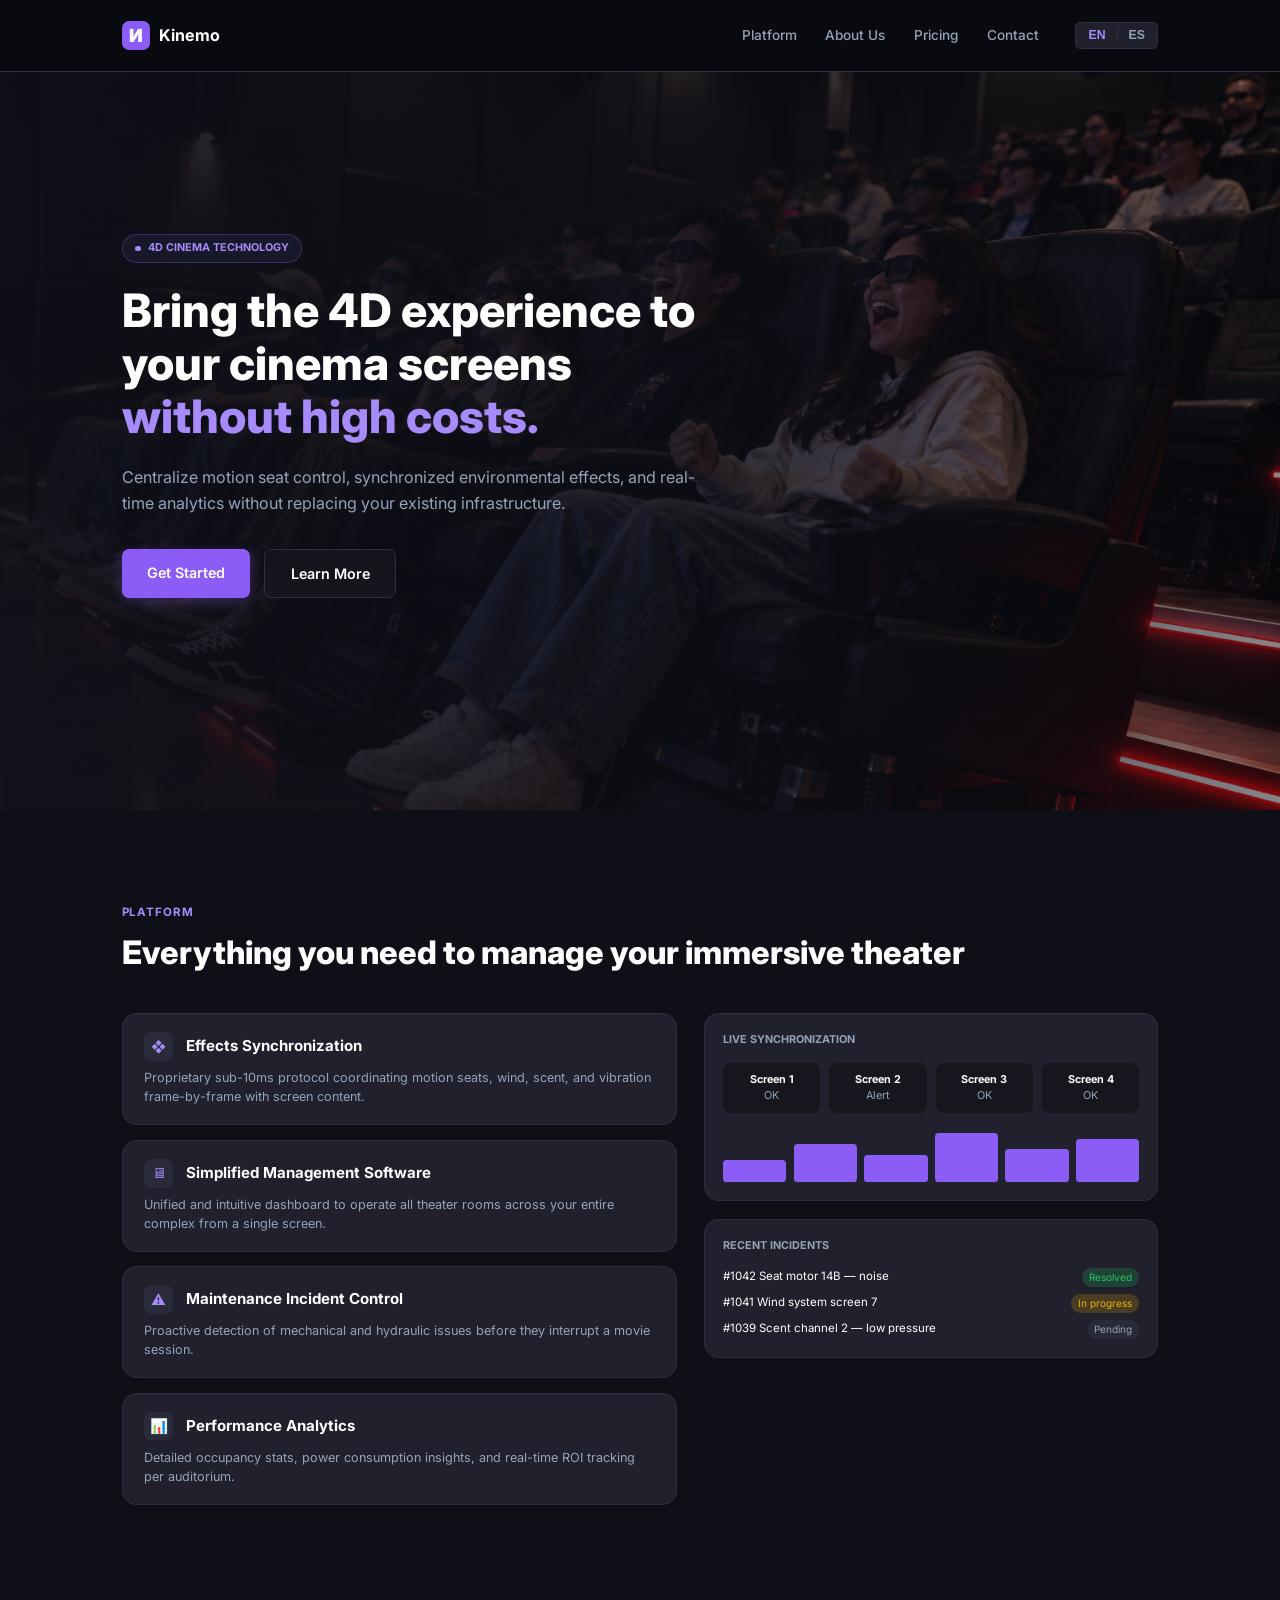
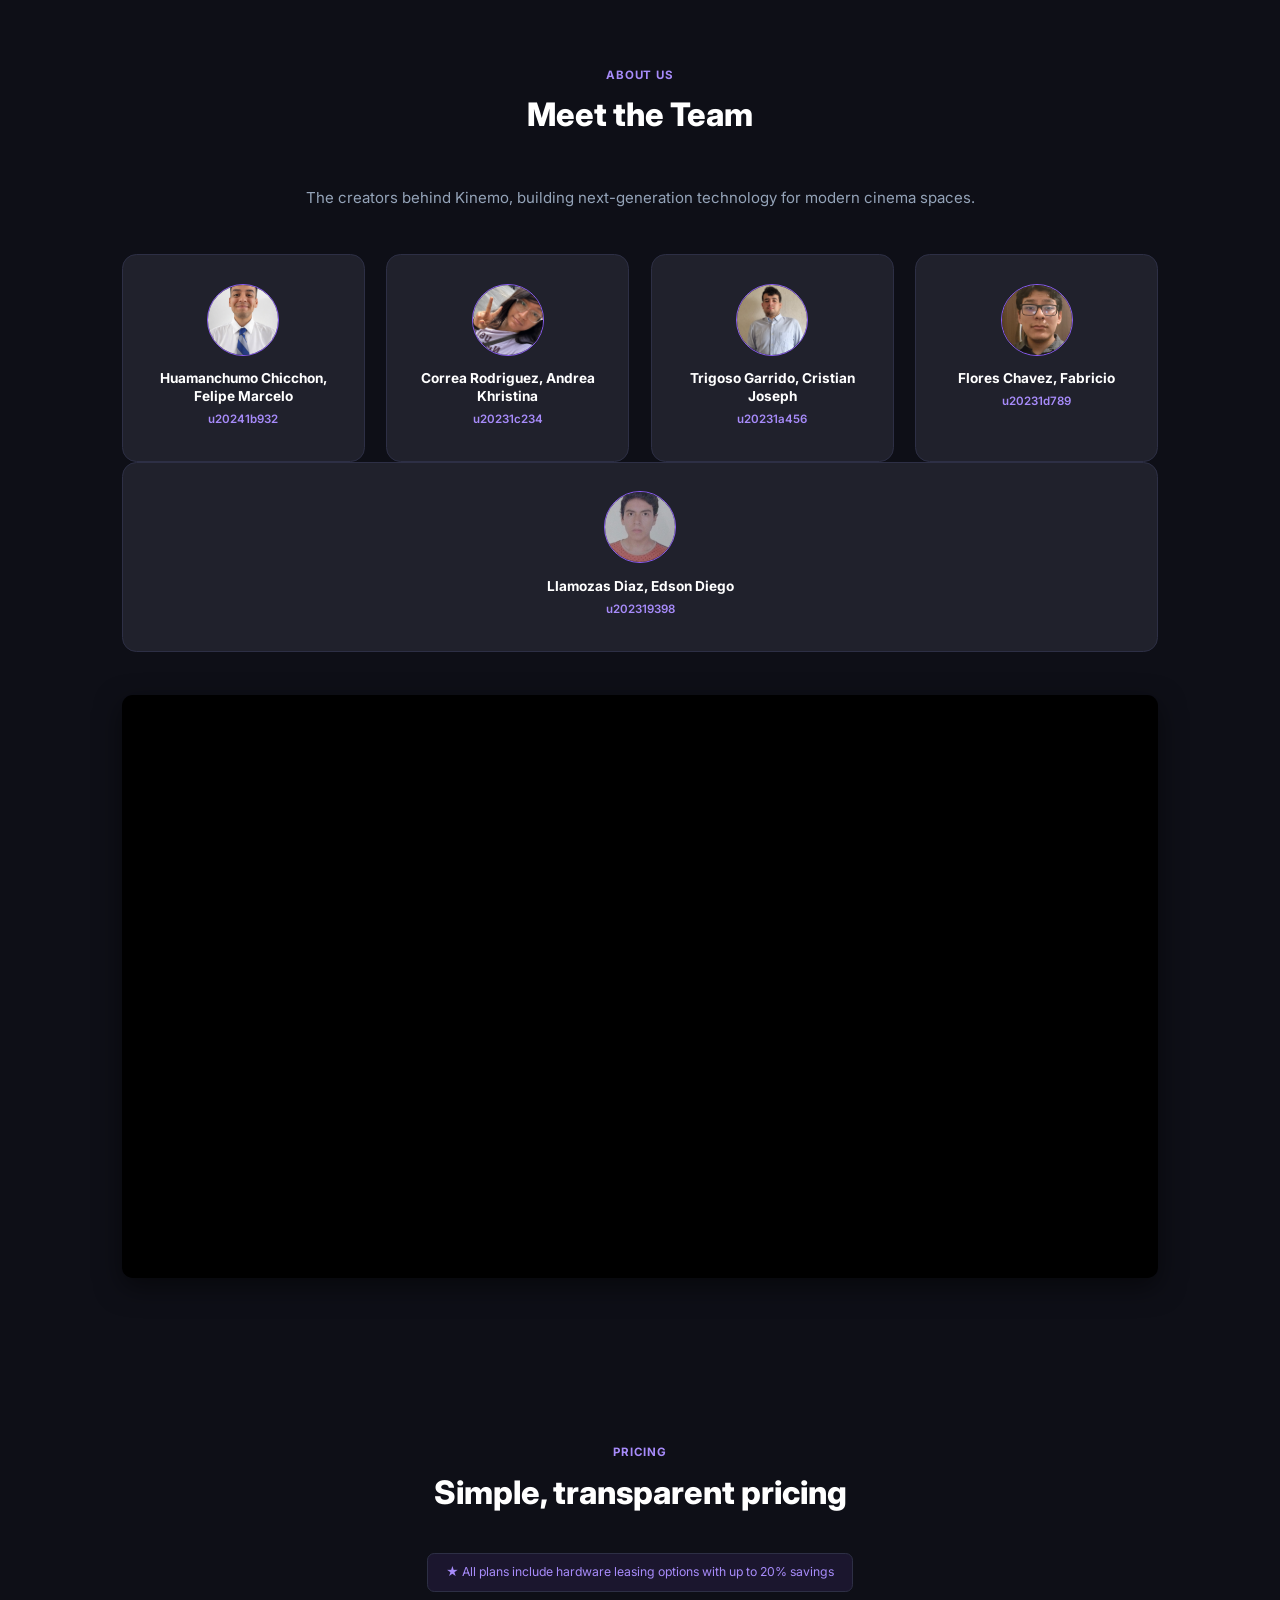
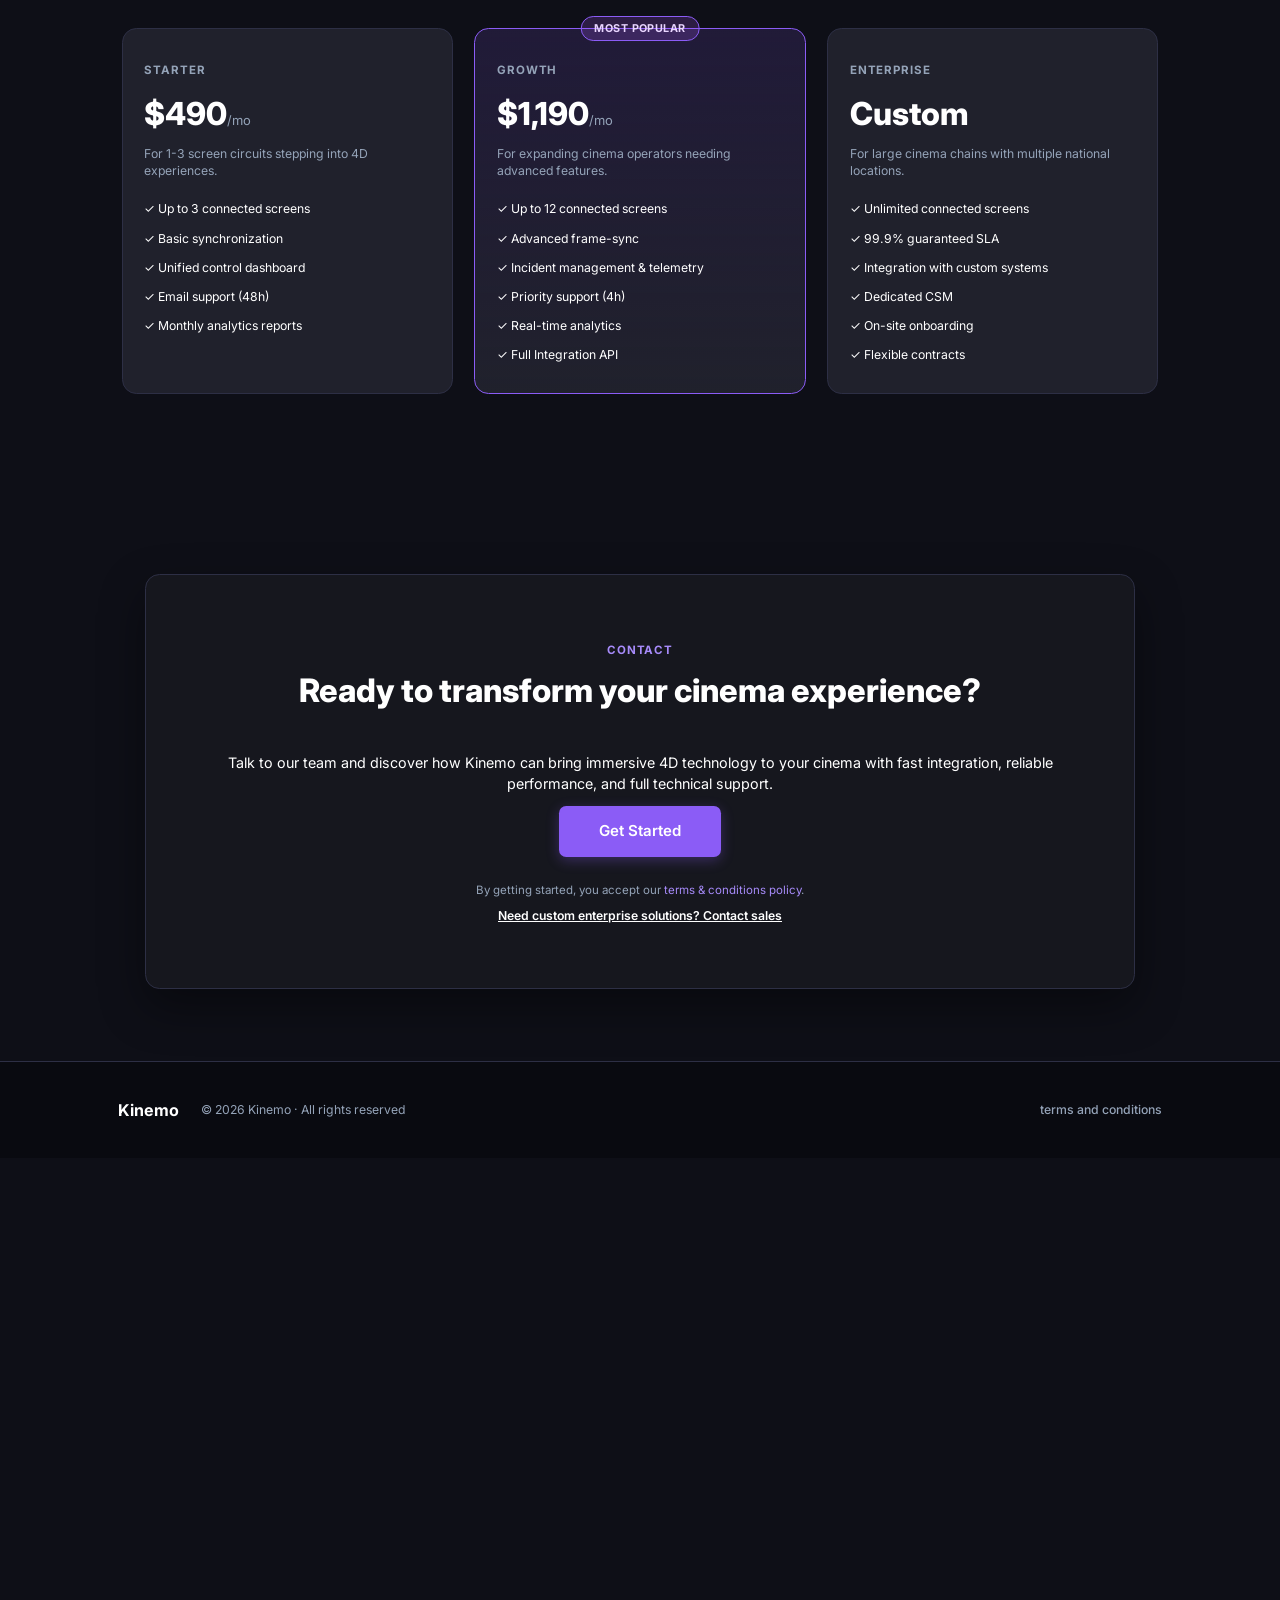
<file: Kinemo-landing/index.html>
<!DOCTYPE html>
<html lang="en">
<head>
    <meta charset="UTF-8" />
    <meta name="viewport" content="width=device-width, initial-scale=1.0" />
    <title>Kinemo — 4D Cinema Technology</title>
    <link rel="preconnect" href="https://fonts.googleapis.com">
    <link rel="preconnect" href="https://fonts.gstatic.com" crossorigin>
    <link href="https://fonts.googleapis.com/css2?family=Inter:wght@400;500;600;700;800&display=swap" rel="stylesheet">
    <link rel="stylesheet" href="css/style.css" />
</head>
<body>

<header class="navbar">
    <div class="container nav-container">
        <!-- Logo a la izquierda -->
        <a href="#" class="logo">
            <span class="logo-icon">И</span>
            <span class="logo-text">Kinemo</span>
        </a>

        <!-- Contenedor derecho que agrupa el menú y el selector de idioma juntos -->
        <div class="nav-right-group">
            <nav class="nav-menu">
                <a href="#platform" class="nav-link" data-i18n="nav_platform">Platform</a>
                <a href="#about" class="nav-link" data-i18n="nav_about">About Us</a>
                <a href="#pricing" class="nav-link" data-i18n="nav_pricing">Pricing</a>
                <a href="#contact" class="nav-link" data-i18n="nav_contact">Contact</a>
            </nav>

            <div class="nav-actions">
                <!-- LANGUAGE SWITCHER -->
                <div class="lang-switch">
                    <button id="lang-en" class="lang-btn active">EN</button>
                    <span class="lang-divider">/</span>
                    <button id="lang-es" class="lang-btn">ES</button>
                </div>
            </div>
        </div>
    </div>
</header>

<!-- HERO SECTION -->
<section class="hero" style="background-image: url('assets/butacas4D.png');">
    <div class="hero-overlay"></div>
    <div class="container hero-single-content">
        <div class="hero-content">
            <div class="badge">
                <span class="badge-dot"></span>
                <span data-i18n="hero_badge">4D CINEMA TECHNOLOGY</span>
            </div>
            <h1 class="hero-title" data-i18n="hero_title">
                Bring the 4D experience to your cinema screens <span class="highlight">without high costs.</span>
            </h1>
            <p class="hero-description" data-i18n="hero_desc">
                Centralize motion seat control, synchronized environmental effects, and real-time analytics without replacing your existing infrastructure.
            </p>
            <div class="hero-actions">
                <a href="#contact" class="btn-primary btn-large" data-i18n="btn_start_now">Get Started</a>
                <a href="#platform" class="btn-secondary btn-large" data-i18n="btn_learn_more">Learn More</a>
            </div>
        </div>
    </div>
</section>

<!-- PLATFORM SECTION -->
<section id="platform" class="section platform-section">
    <div class="container">
        <span class="section-tag" data-i18n="plat_tag">PLATFORM</span>
        <h2 class="section-title" data-i18n="plat_title">Everything you need to manage your immersive theater</h2>

        <div class="platform-grid">
            <!-- COLUMNA IZQUIERDA: Características fijas -->
            <div class="features-list-fixed">
                <div class="platform-feature-card">
                    <div class="feat-header">
                        <span class="acc-icon">❖</span>
                        <h3 data-i18n="plat_f1_title">Effects Synchronization</h3>
                    </div>
                    <p class="feat-desc" data-i18n="plat_f1_desc">
                        Proprietary sub-10ms protocol coordinating motion seats, wind, scent, and vibration frame-by-frame with screen content.
                    </p>
                </div>

                <div class="platform-feature-card">
                    <div class="feat-header">
                        <span class="acc-icon">🖥</span>
                        <h3 data-i18n="plat_f2_title">Simplified Management Software</h3>
                    </div>
                    <p class="feat-desc" data-i18n="plat_f2_desc">
                        Unified and intuitive dashboard to operate all theater rooms across your entire complex from a single screen.
                    </p>
                </div>

                <div class="platform-feature-card">
                    <div class="feat-header">
                        <span class="acc-icon">⚠</span>
                        <h3 data-i18n="plat_f3_title">Maintenance Incident Control</h3>
                    </div>
                    <p class="feat-desc" data-i18n="plat_f3_desc">
                        Proactive detection of mechanical and hydraulic issues before they interrupt a movie session.
                    </p>
                </div>

                <div class="platform-feature-card">
                    <div class="feat-header">
                        <span class="acc-icon">📊</span>
                        <h3 data-i18n="plat_f4_title">Performance Analytics</h3>
                    </div>
                    <p class="feat-desc" data-i18n="plat_f4_desc">
                        Detailed occupancy stats, power consumption insights, and real-time ROI tracking per auditorium.
                    </p>
                </div>
            </div>

            <!-- COLUMNA DERECHA: Gráficos visuales -->
            <div class="platform-visual">
                <div class="v-card">
                    <span class="v-title" data-i18n="plat_vis_title1">LIVE SYNCHRONIZATION</span>
                    <div class="rooms-grid">
                        <div class="room-box"><span class="dot green"></span><strong>Screen 1</strong><span>OK</span></div>
                        <div class="room-box"><span class="dot yellow"></span><strong>Screen 2</strong><span>Alert</span></div>
                        <div class="room-box"><span class="dot green"></span><strong>Screen 3</strong><span>OK</span></div>
                        <div class="room-box"><span class="dot green"></span><strong>Screen 4</strong><span>OK</span></div>
                    </div>
                    <div class="bars-graphic">
                        <div class="bar" style="height: 40%;"></div>
                        <div class="bar" style="height: 70%;"></div>
                        <div class="bar" style="height: 50%;"></div>
                        <div class="bar" style="height: 90%;"></div>
                        <div class="bar" style="height: 60%;"></div>
                        <div class="bar" style="height: 80%;"></div>
                    </div>
                </div>

                <div class="v-card">
                    <span class="v-title" data-i18n="plat_vis_title2">RECENT INCIDENTS</span>
                    <div class="incidents-list">
                        <div class="inc-item">
                            <span>#1042 Seat motor 14B — noise</span>
                            <span class="tag tag-green" style="color: var(--green-status);">Resolved</span>
                        </div>
                        <div class="inc-item">
                            <span>#1041 Wind system screen 7</span>
                            <span class="tag tag-yellow" style="color: var(--yellow-status);">In progress</span>
                        </div>
                        <div class="inc-item">
                            <span>#1039 Scent channel 2 — low pressure</span>
                            <span class="tag tag-gray" style="color: var(--text-muted);">Pending</span>
                        </div>
                    </div>
                </div>
            </div>
        </div>
    </div>
</section>

<!-- ABOUT US SECTION -->
<section id="about" class="section about-section">
    <div class="container">
        <!-- Cabecera principal -->
        <div class="section-header text-center">
            <span class="section-tag" data-i18n="about_tag">ABOUT US</span>
            <h2 class="section-title" data-i18n="about_title">Meet the Team</h2>
            <p class="about-subtitle" data-i18n="about_subtitle">
                The creators behind Kinemo, building next-generation technology for modern cinema spaces.
            </p>
        </div>

        <!-- PARTE SUPERIOR: EQUIPO -->
        <div class="team-section-wrapper">
            <div class="team-grid">
                <div class="team-card">
                    <img src="assets/Felipe.png" alt="Felipe Marcelo" class="team-avatar">
                    <h3 class="member-name">Huamanchumo Chicchon, Felipe Marcelo</h3>
                    <span class="member-code">u20241b932</span>
                </div>

                <div class="team-card">
                    <img src="assets/Andrea.png" alt="Andrea Khristina" class="team-avatar">
                    <h3 class="member-name">Correa Rodriguez, Andrea Khristina</h3>
                    <span class="member-code">u20231c234</span>
                </div>

                <div class="team-card">
                    <img src="assets/cristian.png" alt="Cristian Joseph" class="team-avatar">
                    <h3 class="member-name">Trigoso Garrido, Cristian Joseph</h3>
                    <span class="member-code">u20231a456</span>
                </div>

                <div class="team-card">
                    <img src="assets/Fabricio.png" alt="Fabricio" class="team-avatar">
                    <h3 class="member-name">Flores Chavez, Fabricio</h3>
                    <span class="member-code">u20231d789</span>
                </div>
            </div>

            <div class="team-card">
                <img src="assets/Edson.jpeg" alt="Edson Diego Llamozas Diaz" class="team-avatar">
                <h3 class="member-name">Llamozas Diaz, Edson Diego</h3>
                <span class="member-code">u202319398</span>
            </div>
        </div>

        <!-- PARTE INFERIOR: VIDEO -->
        <div class="videos-section-wrapper">
            <div class="videos-single-grid">
                <div class="video-responsive-container">
                    <iframe
                            src="https://www.youtube.com/embed/qOCPpOtdIK0"
                            title="Product Video"
                            frameborder="0"
                            allow="accelerometer; autoplay; clipboard-write; encrypted-media; gyroscope; picture-in-picture; web-share"
                            allowfullscreen>
                    </iframe>
                </div>
            </div>
        </div>

    </div>
</section>

<!-- PRICING SECTION -->
<section id="pricing" class="section pricing-section">
    <div class="container text-center">
        <span class="section-tag" data-i18n="pricing_tag">PRICING</span>
        <h2 class="section-title" data-i18n="pricing_title">Simple, transparent pricing</h2>

        <div class="pricing-banner" data-i18n="pricing_banner">
            ★ All plans include hardware leasing options with up to 20% savings
        </div>

        <div class="pricing-grid">
            <!-- STARTER CARD -->
            <div class="pricing-card">
                <div class="card-plan-header">
                    <span class="plan-name">STARTER</span>
                    <div class="plan-price">$490<span class="per-month">/mo</span></div>
                    <p class="plan-desc" data-i18n="p_starter_desc">For 1-3 screen circuits stepping into 4D experiences.</p>
                </div>
                <ul class="features-list">
                    <li data-i18n="p_s_f1">✓ Up to 3 connected screens</li>
                    <li data-i18n="p_s_f2">✓ Basic synchronization</li>
                    <li data-i18n="p_s_f3">✓ Unified control dashboard</li>
                    <li data-i18n="p_s_f4">✓ Email support (48h)</li>
                    <li data-i18n="p_s_f5">✓ Monthly analytics reports</li>
                </ul>
            </div>

            <!-- GROWTH CARD -->
            <div class="pricing-card featured">
                <div class="plan-badge" data-i18n="p_badge_popular">MOST POPULAR</div>
                <div class="card-plan-header">
                    <span class="plan-name">GROWTH</span>
                    <div class="plan-price">$1,190<span class="per-month">/mo</span></div>
                    <p class="plan-desc" data-i18n="p_growth_desc">For expanding cinema operators needing advanced features.</p>
                </div>
                <ul class="features-list">
                    <li data-i18n="p_g_f1">✓ Up to 12 connected screens</li>
                    <li data-i18n="p_g_f2">✓ Advanced frame-sync</li>
                    <li data-i18n="p_g_f3">✓ Incident management & telemetry</li>
                    <li data-i18n="p_g_f4">✓ Priority support (4h)</li>
                    <li data-i18n="p_g_f5">✓ Real-time analytics</li>
                    <li data-i18n="p_g_f6">✓ Full Integration API</li>
                </ul>
            </div>

            <!-- ENTERPRISE CARD -->
            <div class="pricing-card">
                <div class="card-plan-header">
                    <span class="plan-name">ENTERPRISE</span>
                    <div class="plan-price">Custom</div>
                    <p class="plan-desc" data-i18n="p_ent_desc">For large cinema chains with multiple national locations.</p>
                </div>
                <ul class="features-list">
                    <li data-i18n="p_e_f1">✓ Unlimited connected screens</li>
                    <li data-i18n="p_e_f2">✓ 99.9% guaranteed SLA</li>
                    <li data-i18n="p_e_f3">✓ Integration with custom systems</li>
                    <li data-i18n="p_e_f4">✓ Dedicated CSM</li>
                    <li data-i18n="p_e_f5">✓ On-site onboarding</li>
                    <li data-i18n="p_e_f6">✓ Flexible contracts</li>
                </ul>
            </div>
        </div>
    </div>
</section>

<!-- CONTACT SECTION -->
<section id="contact" class="section get-started-section">
    <div class="container">

        <div class="subscription-banner-card">

            <span class="section-tag" data-i18n="contact_tag">
                CONTACT
            </span>

            <h2 class="section-title" data-i18n="contact_title">
                Ready to transform your cinema experience?
            </h2>

            <p class="get-started-desc" data-i18n="contact_desc">
                Talk to our team and discover how Kinemo can bring immersive 4D technology to your cinema with fast integration, reliable performance, and full technical support.
            </p>

            <a href="#" class="btn-primary btn-large sub-action-btn" data-i18n="sub_btn_now">
                Get Started
            </a>

            <div class="banner-footer-info">
                <p class="banner-disclaimer" data-i18n="sub_disclaimer">
                    By getting started, you accept our
                    <a href="terms.html">terms & conditions policy</a>.
                </p>

                <a href="#" class="enterprise-link" data-i18n="sub_enterprise_link">
                    Need custom enterprise solutions? Contact sales
                </a>
            </div>

        </div>

    </div>
</section>

<!-- FOOTER -->
<footer class="footer">
    <div class="container footer-container">
        <div class="footer-left">
            <span class="logo-text">Kinemo</span>
            <span class="copyright" data-i18n="footer_rights">© 2026 Kinemo · All rights reserved</span>
        </div>
        <div class="footer-right">
            <a href="terms.html" class="footer-link" data-i18n="ft_terms">terms and conditions</a>
        </div>
    </div>
</footer>

<script src="js/main.js"></script>
</body>
</html>
</file>
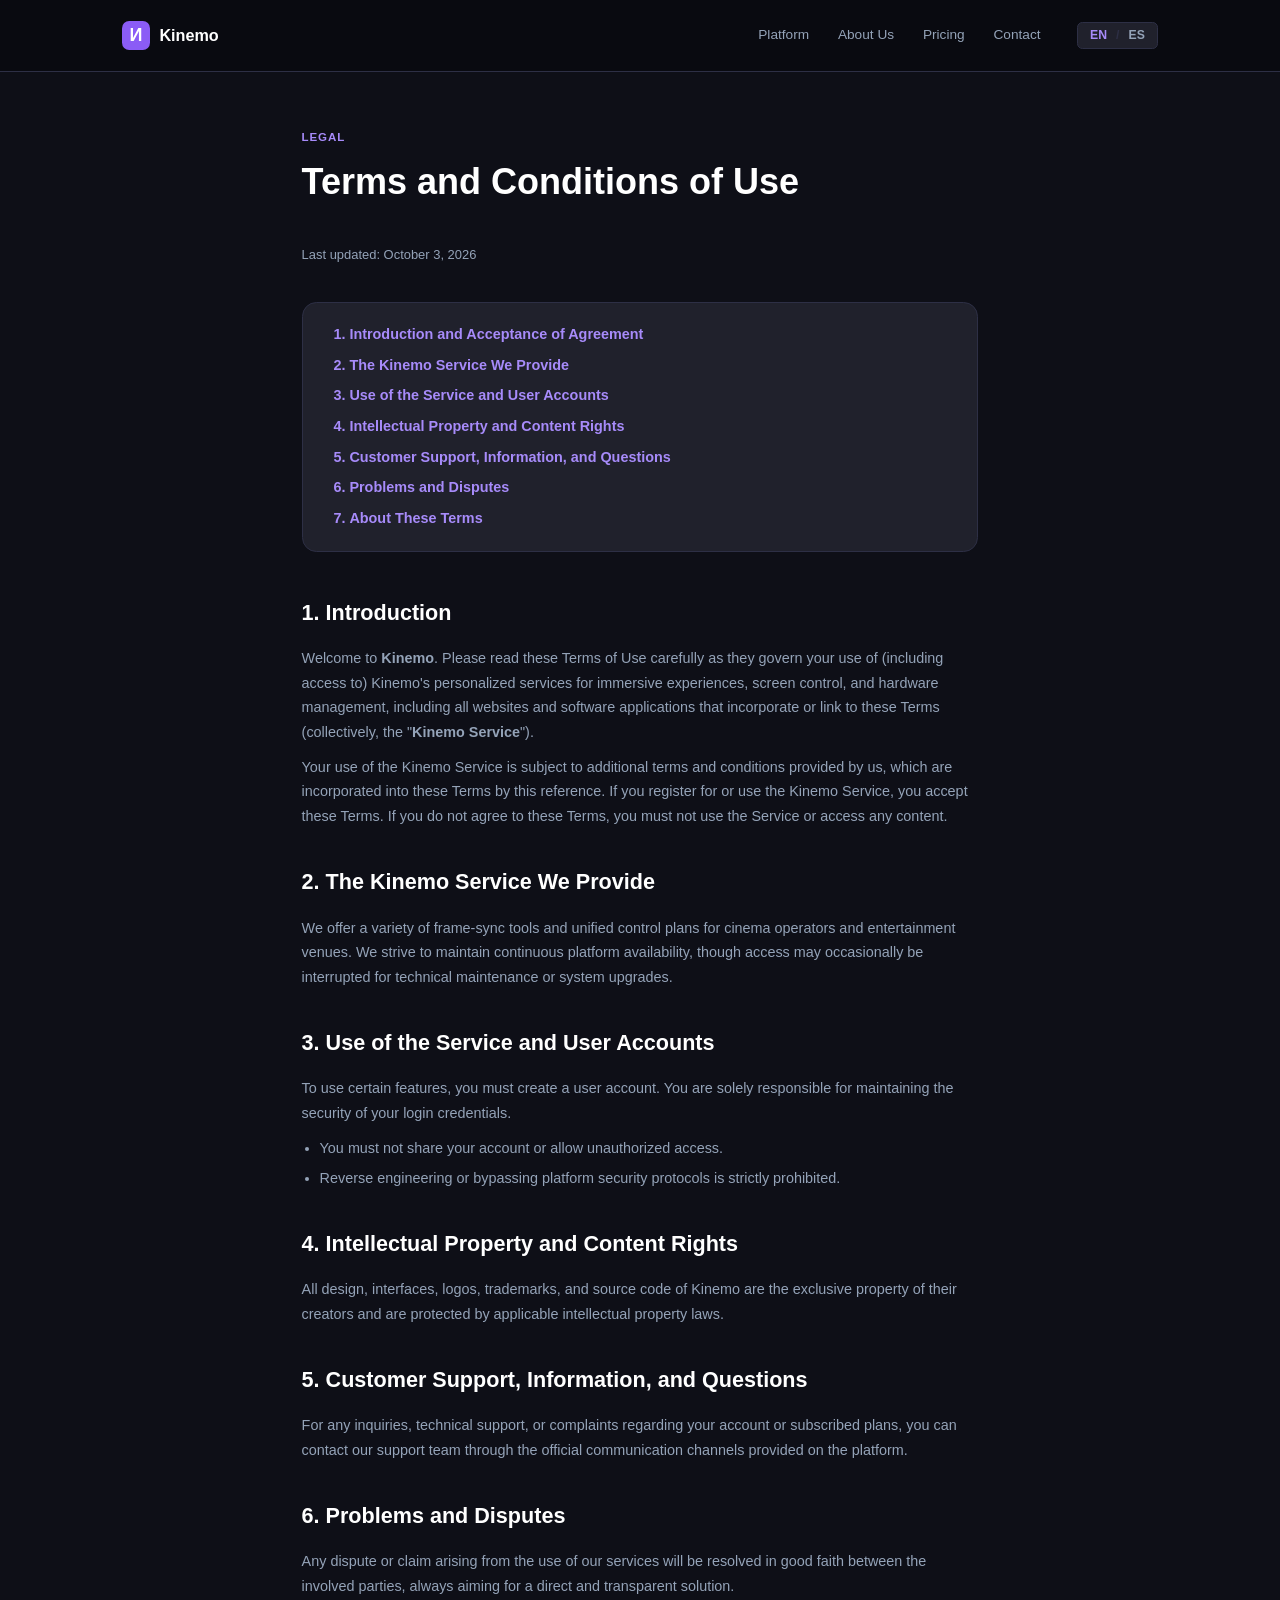
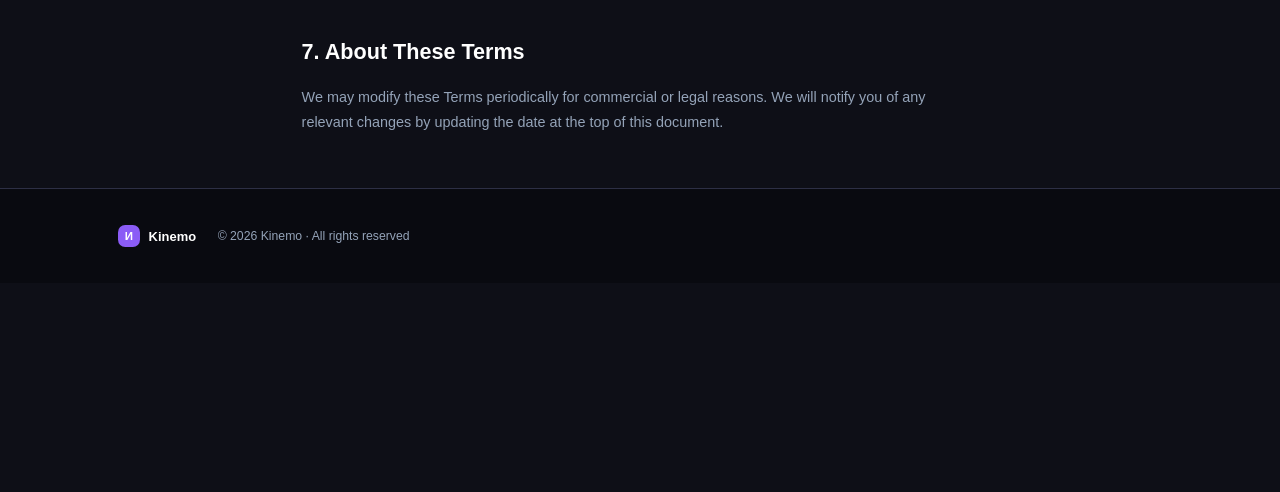
<file: Kinemo-landing/terms.html>
<!DOCTYPE html>
<html lang="en">
<head>
    <meta charset="UTF-8">
    <meta name="viewport" content="width=device-width, initial-scale=1.0">
    <title>Terms and Conditions - Kinemo</title>
    <!-- Asegúrate de que la ruta de tu CSS sea correcta (ej. css/style.css o css/styles.css) -->
    <link rel="stylesheet" href="css/style.css">
</head>
<body>

<!-- Header / Navbar idéntico al index.html -->
<header class="navbar">
    <div class="container nav-container">
        <!-- Logo a la izquierda -->
        <a href="index.html" class="logo">
            <span class="logo-icon">И</span>
            <span class="logo-text">Kinemo</span>
        </a>

        <!-- Contenedor derecho que agrupa el menú y el selector de idioma juntos -->
        <div class="nav-right-group">
            <nav class="nav-menu">
                <a href="index.html#platform" class="nav-link" data-i18n="nav_platform">Platform</a>
                <a href="index.html#about" class="nav-link" data-i18n="nav_about">About Us</a>
                <a href="index.html#pricing" class="nav-link" data-i18n="nav_pricing">Pricing</a>
                <a href="index.html#contact" class="nav-link" data-i18n="nav_contact">Contact</a>
            </nav>

            <div class="nav-actions">
                <!-- LANGUAGE SWITCHER -->
                <div class="lang-switch">
                    <button id="lang-en" class="lang-btn active">EN</button>
                    <span class="lang-divider">/</span>
                    <button id="lang-es" class="lang-btn">ES</button>
                </div>
            </div>
        </div>
    </div>
</header>

<!-- Contenido Principal Estilo Legal (En Inglés por defecto) -->
<main class="section" style="padding: 60px 0;">
    <div class="container" style="max-width: 800px;">

        <!-- Cabecera -->
        <div class="legal-header" style="margin-bottom: 40px;">
            <span class="section-tag" style="color: var(--purple-light); font-weight: 700; font-size: 0.8rem; letter-spacing: 1px;" data-i18n="terms_tag">LEGAL</span>
            <h1 class="section-title" style="font-size: 2.5rem; margin-top: 8px; color: var(--text-white);" data-i18n="terms_title">Terms and Conditions of Use</h1>
            <p class="hero-description" style="margin-top: 6px; color: var(--text-muted); font-size: 0.9rem;" data-i18n="terms_update">Last updated: October 3, 2026</p>
        </div>

        <!-- Índice rápido numerado -->
        <div class="legal-toc" style="background: var(--bg-card-alt); border: 1px solid var(--border-color); border-radius: var(--radius-lg); padding: 24px 32px; margin-bottom: 48px;">
            <ol style="padding-left: 20px; display: flex; flex-direction: column; gap: 10px; color: var(--purple-light); font-weight: 600;">
                <li><a href="#sec1" style="color: inherit; text-decoration: none;" data-i18n="terms_toc_1">Introduction and Acceptance of Agreement</a></li>
                <li><a href="#sec2" style="color: inherit; text-decoration: none;" data-i18n="terms_toc_2">The Kinemo Service We Provide</a></li>
                <li><a href="#sec3" style="color: inherit; text-decoration: none;" data-i18n="terms_toc_3">Use of the Service and User Accounts</a></li>
                <li><a href="#sec4" style="color: inherit; text-decoration: none;" data-i18n="terms_toc_4">Intellectual Property and Content Rights</a></li>
                <li><a href="#sec5" style="color: inherit; text-decoration: none;" data-i18n="terms_toc_5">Customer Support, Information, and Questions</a></li>
                <li><a href="#sec6" style="color: inherit; text-decoration: none;" data-i18n="terms_toc_6">Problems and Disputes</a></li>
                <li><a href="#sec7" style="color: inherit; text-decoration: none;" data-i18n="terms_toc_7">About These Terms</a></li>
            </ol>
        </div>

        <!-- Cuerpo del texto legal -->
        <div class="legal-body" style="display: flex; flex-direction: column; gap: 40px; color: var(--text-muted); font-size: 1rem; line-height: 1.7;">

            <section id="sec1">
                <h2 style="color: var(--text-white); font-size: 1.5rem; margin-bottom: 16px;" data-i18n="terms_h1">1. Introduction</h2>
                <p data-i18n="terms_p1_1">Welcome to <strong>Kinemo</strong>. Please read these Terms of Use carefully as they govern your use of (including access to) Kinemo's personalized services for immersive experiences, screen control, and hardware management, including all websites and software applications that incorporate or link to these Terms (collectively, the "<strong>Kinemo Service</strong>").</p>
                <p style="margin-top: 12px;" data-i18n="terms_p1_2">Your use of the Kinemo Service is subject to additional terms and conditions provided by us, which are incorporated into these Terms by this reference. If you register for or use the Kinemo Service, you accept these Terms. If you do not agree to these Terms, you must not use the Service or access any content.</p>
            </section>

            <section id="sec2">
                <h2 style="color: var(--text-white); font-size: 1.5rem; margin-bottom: 16px;" data-i18n="terms_h2">2. The Kinemo Service We Provide</h2>
                <p data-i18n="terms_p2">We offer a variety of frame-sync tools and unified control plans for cinema operators and entertainment venues. We strive to maintain continuous platform availability, though access may occasionally be interrupted for technical maintenance or system upgrades.</p>
            </section>

            <section id="sec3">
                <h2 style="color: var(--text-white); font-size: 1.5rem; margin-bottom: 16px;" data-i18n="terms_h3">3. Use of the Service and User Accounts</h2>
                <p data-i18n="terms_p3">To use certain features, you must create a user account. You are solely responsible for maintaining the security of your login credentials.</p>
                <ul style="margin-top: 12px; padding-left: 20px; display: flex; flex-direction: column; gap: 6px;">
                    <li data-i18n="terms_li3_1">You must not share your account or allow unauthorized access.</li>
                    <li data-i18n="terms_li3_2">Reverse engineering or bypassing platform security protocols is strictly prohibited.</li>
                </ul>
            </section>

            <section id="sec4">
                <h2 style="color: var(--text-white); font-size: 1.5rem; margin-bottom: 16px;" data-i18n="terms_h4">4. Intellectual Property and Content Rights</h2>
                <p data-i18n="terms_p4">All design, interfaces, logos, trademarks, and source code of Kinemo are the exclusive property of their creators and are protected by applicable intellectual property laws.</p>
            </section>

            <section id="sec5">
                <h2 style="color: var(--text-white); font-size: 1.5rem; margin-bottom: 16px;" data-i18n="terms_h5">5. Customer Support, Information, and Questions</h2>
                <p data-i18n="terms_p5">For any inquiries, technical support, or complaints regarding your account or subscribed plans, you can contact our support team through the official communication channels provided on the platform.</p>
            </section>

            <section id="sec6">
                <h2 style="color: var(--text-white); font-size: 1.5rem; margin-bottom: 16px;" data-i18n="terms_h6">6. Problems and Disputes</h2>
                <p data-i18n="terms_p6">Any dispute or claim arising from the use of our services will be resolved in good faith between the involved parties, always aiming for a direct and transparent solution.</p>
            </section>

            <section id="sec7">
                <h2 style="color: var(--text-white); font-size: 1.5rem; margin-bottom: 16px;" data-i18n="terms_h7">7. About These Terms</h2>
                <p data-i18n="terms_p7">We may modify these Terms periodically for commercial or legal reasons. We will notify you of any relevant changes by updating the date at the top of this document.</p>
            </section>

        </div>

    </div>
</main>

<!-- Footer sencillo -->
<footer class="footer">
    <div class="container footer-container">
        <div class="footer-left">
            <div class="logo">
                <div class="logo-icon" style="width: 24px; height: 24px; font-size: 0.8rem;">И</div>
                <span style="font-size: 0.9rem;">Kinemo</span>
            </div>
            <span class="copyright">© 2026 Kinemo · All rights reserved</span>
        </div>
    </div>
</footer>

<!-- Vinculamos tu script JS principal para que funcione el cambio de idioma EN/ES -->
<script src="js/main.js"></script>

</body>
</html>
</file>
<file: Kinemo-landing/css/style.css>
/* ==========================================
   1. VARIABLES GLOBALES Y RESET
   ========================================== */
:root {
    --bg-main: #0E0F17;
    --bg-card: #16171E;
    --bg-card-alt: #20212C;
    --bg-active: #272338;
    --purple-primary: #8B5CF6;
    --purple-light: #A78BFA;
    --purple-glow: rgba(139, 92, 246, 0.3);
    --text-white: #FFFFFF;
    --text-muted: #94A3B8;
    --border-color: #2D2F45;
    --border-active: #3B385D;
    --green-status: #22C55E;
    --yellow-status: #EAB308;
    --font-family: 'Inter', sans-serif;
    --radius-lg: 16px;
    --radius-md: 8px;
    --bg-nav-footer: #090A10;
}

* {
    box-sizing: border-box;
    margin: 0;
    padding: 0;
}

html {
    zoom: 0.9;
}

body {
    background-color: var(--bg-main);
    color: var(--text-white);
    font-family: var(--font-family);
    line-height: 1.5;
}

.container {
    max-width: 1200px;
    margin: 0 auto;
    padding: 0 24px;
}


/* ==========================================
   2. BOTONES
   ========================================== */
.btn-primary {
    background-color: var(--purple-primary);
    color: var(--text-white);
    padding: 10px 20px;
    border-radius: var(--radius-md);
    text-decoration: none;
    font-weight: 600;
    border: none;
    cursor: pointer;
    box-shadow: 0 4px 14px var(--purple-glow);
    transition: all 0.2s ease;
    display: inline-block;
    text-align: center;
}

.btn-primary:hover {
    filter: brightness(1.1);
    transform: translateY(-1px);
}

.btn-secondary {
    background-color: rgba(22, 23, 30, 0.8);
    color: var(--text-white);
    padding: 10px 20px;
    border-radius: var(--radius-md);
    text-decoration: none;
    font-weight: 600;
    border: 1px solid var(--border-color);
    display: inline-block;
    text-align: center;
    backdrop-filter: blur(4px);
}

.btn-secondary:hover {
    background-color: rgba(32, 33, 44, 0.9);
}

.btn-text {
    color: var(--text-muted);
    text-decoration: none;
    font-weight: 500;
}

.btn-large {
    padding: 14px 28px;
    font-size: 1rem;
}


/* ==========================================
   3. HEADER / NAVBAR
   ========================================== */
.navbar {
    height: 80px;
    border-bottom: 1px solid var(--border-color);
    display: flex;
    align-items: center;
    background-color: #090A10 !important;
    position: sticky;
    top: 0;
    z-index: 1000;
}

.nav-container {
    display: flex;
    justify-content: space-between;
    align-items: center;
    width: 100%;
    max-width: 1200px;
    margin: 0 auto;
    padding: 0 24px;
}

.logo {
    display: flex;
    align-items: center;
    gap: 10px;
    text-decoration: none;
    color: var(--text-white);
    font-weight: 800;
    font-size: 1.25rem;
}

.logo-icon {
    background: var(--purple-primary);
    width: 32px;
    height: 32px;
    border-radius: 8px;
    display: flex;
    align-items: center;
    justify-content: center;
    font-weight: 900;
}

.nav-right-group {
    display: flex;
    align-items: center;
    gap: 2.5rem;
}

.nav-menu {
    display: flex;
    align-items: center;
    gap: 32px;
}

.nav-link {
    color: var(--text-muted);
    text-decoration: none;
    font-weight: 500;
    font-size: 0.95rem;
    transition: color 0.2s;
}

.nav-link:hover {
    color: var(--text-white);
}

.nav-actions {
    display: flex;
    align-items: center;
}

/* Selector de idioma */
.lang-switch {
    display: flex;
    align-items: center;
    gap: 4px;
    background: var(--bg-card-alt);
    border: 1px solid var(--border-color);
    padding: 4px 10px;
    border-radius: 6px;
    font-size: 0.8rem;
    font-weight: 600;
}

.lang-btn {
    background: none;
    border: none;
    color: var(--text-muted);
    font-weight: 600;
    font-size: 0.85rem;
    cursor: pointer;
    padding: 2px 4px;
    transition: color 0.2s;
}

.lang-btn.active,
.lang-btn:hover {
    color: var(--purple-light);
}

.lang-divider {
    color: var(--border-color);
    font-size: 0.85rem;
    margin: 0 2px;
}


/* ==========================================
   4. HERO SECTION
   ========================================== */
.hero {
    position: relative;
    background-size: cover;
    background-position: center 35%; /* Ajustado para mostrar la cara de la chica */
    background-repeat: no-repeat;
    padding: 120px 0 140px 0;
    min-height: calc(100vh - 80px);
    display: flex;
    align-items: center;
}

.hero-overlay {
    position: absolute;
    top: 0;
    left: 0;
    width: 100%;
    height: 100%;
    background: linear-gradient(90deg, rgba(14, 15, 23, 0.95) 0%, rgba(14, 15, 23, 0.82) 55%, rgba(14, 15, 23, 0.5) 100%);
    z-index: 1;
}

.hero-single-content {
    position: relative;
    z-index: 2;
    width: 100%;
    max-width: 1200px;
    margin: 0 auto;
    padding: 0 24px;
}

.hero-content {
    max-width: 680px;
}

.badge {
    display: inline-flex;
    align-items: center;
    gap: 8px;
    background-color: rgba(26, 27, 45, 0.8);
    border: 1px solid rgba(139, 92, 246, 0.3);
    color: var(--purple-light);
    padding: 6px 14px;
    border-radius: 20px;
    font-size: 0.75rem;
    font-weight: 700;
    margin-bottom: 24px;
    backdrop-filter: blur(4px);
}

.badge-dot {
    width: 6px;
    height: 6px;
    background-color: var(--purple-light);
    border-radius: 50%;
}

.hero-title {
    font-size: 3.2rem;
    font-weight: 800;
    line-height: 1.15;
    margin-bottom: 24px;
    color: #ffffff;
}

.hero-title .highlight {
    color: var(--purple-light);
}

.hero-description {
    color: var(--text-muted);
    font-size: 1.125rem;
    line-height: 1.6;
    margin-bottom: 36px;
    max-width: 650px;
}

.hero-actions {
    display: flex;
    gap: 16px;
    margin-bottom: 36px;
}

.hero-stats {
    display: flex;
    gap: 40px;
    border-top: 1px solid var(--border-color);
    padding-top: 32px;
}

.stat-num {
    display: block;
    font-size: 1.5rem;
    font-weight: 800;
}

.stat-label {
    font-size: 0.85rem;
    color: var(--text-muted);
}


/* ==========================================
   5. SECCIONES COMPARTIDAS Y PLATAFORMA
   ========================================== */
.section {
    padding: 100px 0;
}

.section-tag {
    color: var(--purple-light);
    font-size: 0.8rem;
    font-weight: 700;
    letter-spacing: 1px;
}

.section-title {
    font-size: 2.25rem;
    font-weight: 800;
    margin-top: 8px;
    margin-bottom: 40px;
}

.text-center {
    text-align: center;
}

.text-left {
    text-align: left;
}

.platform-grid {
    display: grid;
    grid-template-columns: 1.1fr 0.9fr;
    gap: 30px;
    align-items: start;
}

.features-list-fixed {
    display: flex;
    flex-direction: column;
    gap: 16px;
}

.platform-feature-card {
    background: var(--bg-card-alt);
    border: 1px solid var(--border-color);
    border-radius: var(--radius-lg);
    padding: 20px 24px;
    transition: all 0.25s ease;
}

.platform-feature-card:hover {
    background: var(--bg-active);
    border-color: var(--border-active);
}

.feat-header {
    display: flex;
    align-items: center;
    gap: 14px;
    margin-bottom: 8px;
}

.feat-header h3 {
    font-size: 1.05rem;
    font-weight: 700;
    color: var(--text-white);
}

.feat-desc {
    color: var(--text-muted);
    font-size: 0.88rem;
    line-height: 1.5;
    margin: 0;
}

.acc-header {
    display: flex;
    justify-content: space-between;
    align-items: center;
}

.acc-title-group {
    display: flex;
    align-items: center;
    gap: 12px;
}

.acc-icon {
    background: #2A2B3A;
    color: var(--purple-light);
    width: 32px;
    height: 32px;
    border-radius: 8px;
    display: flex;
    align-items: center;
    justify-content: center;
}

.acc-content {
    margin-top: 12px;
    color: var(--purple-light);
    font-size: 0.9rem;
    display: none;
}

.accordion-item.active .acc-content {
    display: block;
}

.platform-visual {
    display: flex;
    flex-direction: column;
    gap: 20px;
}

.v-card {
    background: var(--bg-card-alt);
    border: 1px solid var(--border-color);
    border-radius: var(--radius-lg);
    padding: 20px;
}

.v-title {
    font-size: 0.75rem;
    color: var(--text-muted);
    font-weight: 700;
    margin-bottom: 16px;
    display: block;
}

.rooms-grid {
    display: grid;
    grid-template-columns: repeat(4, 1fr);
    gap: 10px;
    margin-bottom: 16px;
}

.room-box {
    background: var(--bg-card);
    padding: 10px;
    border-radius: 8px;
    font-size: 0.75rem;
    text-align: center;
}

.room-box span {
    display: block;
    color: var(--text-muted);
}

.bars-graphic {
    display: flex;
    align-items: flex-end;
    gap: 8px;
    height: 60px;
}

.bar {
    flex: 1;
    background: var(--purple-primary);
    border-radius: 4px;
}

.incidents-list {
    display: flex;
    flex-direction: column;
    gap: 8px;
}

.inc-item {
    display: flex;
    justify-content: space-between;
    font-size: 0.8rem;
}

.tag {
    padding: 2px 8px;
    border-radius: 12px;
    font-size: 0.7rem;
}

.tag-green { background: rgba(34, 197, 94, 0.2); color: var(--green-status); }
.tag-yellow { background: rgba(234, 179, 8, 0.2); color: var(--yellow-status); }
.tag-gray { background: #2A2B3A; color: var(--text-muted); }


/* ==========================================
   ABOUT US / EQUIPO Y VIDEO LIMPIO
   ========================================== */
.about-section {
    padding: 5rem 0;
}

.section-header {
    margin-bottom: 3rem;
}

.section-header.text-center {
    display: flex;
    flex-direction: column;
    align-items: center;
    text-align: center;
}

.about-subtitle {
    color: var(--text-muted);
    font-size: 1.05rem;
    line-height: 1.6;
    margin-top: 0.75rem;
    max-width: 800px;
    margin-left: auto;
    margin-right: auto;
}

.team-section-wrapper {
    margin-bottom: 3rem; /* Espacio entre el equipo y el video */
    width: 100%;
}

.team-grid {
    display: grid;
    grid-template-columns: repeat(auto-fit, minmax(220px, 1fr));
    gap: 24px;
}

.team-card {
    background: var(--bg-card-alt);
    border: 1px solid var(--border-color);
    border-radius: var(--radius-lg);
    padding: 32px 20px;
    display: flex;
    flex-direction: column;
    align-items: center;
    text-align: center;
    transition: transform 0.2s ease, border-color 0.2s ease;
}

.team-card:hover {
    border-color: var(--border-active);
    transform: translateY(-4px);
}

.team-avatar {
    width: 80px;
    height: 80px;
    border-radius: 50%;
    object-fit: cover;
    margin: 0 auto 16px auto;
    display: block;
    border: 2px solid var(--purple-primary);
}

.member-name {
    font-size: 0.95rem;
    font-weight: 700;
    color: var(--text-white);
    margin-bottom: 6px;
    line-height: 1.3;
}

.member-code {
    font-size: 0.8rem;
    color: var(--purple-light);
    font-weight: 600;
    display: block;
    margin-bottom: 4px;
}

/* Video inferior sin bordes ni cajas extras, a ancho completo */
.videos-section-wrapper {
    width: 100%;
}

.videos-single-grid {
    width: 100%;
    max-width: 100%;
}

.video-responsive-container {
    position: relative;
    width: 100%;
    padding-bottom: 56.25%; /* Relación de aspecto 16:9 */
    height: 0;
    overflow: hidden;
    border-radius: 12px;
    background: #000;
    box-shadow: 0 10px 30px rgba(0, 0.0, 0, 0.5);
}

.video-responsive-container iframe {
    position: absolute;
    top: 0;
    left: 0;
    width: 100%;
    height: 100%;
    border: none;
}
/* ==========================================
   7. PRICING SECTION
   ========================================== */
.pricing-banner {
    background: rgba(139, 92, 246, 0.1);
    border: 1px solid var(--border-color);
    color: var(--purple-light);
    padding: 10px 20px;
    border-radius: var(--radius-md);
    font-size: 0.85rem;
    display: inline-block;
    margin-bottom: 40px;
}

.pricing-grid {
    display: grid;
    grid-template-columns: repeat(auto-fit, minmax(280px, 1fr));
    gap: 24px;
    align-items: stretch;
}

.pricing-card {
    background: var(--bg-card-alt);
    border: 1px solid var(--border-color);
    border-radius: var(--radius-lg);
    padding: 32px 24px;
    display: flex;
    flex-direction: column;
    text-align: left;
    position: relative;
}
/* ==========================================
   ESTILOS DE LA TARJETA DESTACADA Y PÍLDORA DE PRECIOS
   ========================================== */
.pricing-card.featured {
    position: relative;
    border-color: var(--purple-primary);
    background: rgba(168, 85, 247, 0.03); /* Un fondo ligeramente más claro que el resto pero oscuro */
}

/* Insignia en forma de píldora idéntica a tu referencia pero en tono oscuro/morado */
.pricing-card .plan-badge {
    position: absolute;
    top: -14px;
    left: 50%;
    transform: translateX(-50%);
    background: rgba(168, 85, 247, 0.2); /* Fondo morado oscuro translúcido */
    border: 1px solid var(--purple-primary);
    color: #e9d5ff; /* Texto claro legible */
    font-size: 0.75rem;
    font-weight: 700;
    padding: 4px 14px;
    border-radius: 50px;
    letter-spacing: 0.5px;
    text-transform: uppercase;
}
.pricing-card.featured {
    border-color: var(--purple-primary);
    background: linear-gradient(180deg, rgba(139, 92, 246, 0.15) 0%, var(--bg-card-alt) 100%);
}

.featured-badge {
    position: absolute;
    top: -12px;
    left: 50%;
    transform: translateX(-50%);
    background: var(--purple-primary);
    color: #FFF;
    font-size: 0.7rem;
    font-weight: 700;
    padding: 3px 12px;
    border-radius: 12px;
    letter-spacing: 0.5px;
}

.card-plan-header {
    margin-bottom: 24px;
}

.plan-name {
    font-size: 0.8rem;
    font-weight: 700;
    letter-spacing: 1px;
    color: var(--text-muted);
}

.plan-price {
    font-size: 2.2rem;
    font-weight: 800;
    color: var(--text-white);
    margin: 12px 0 8px 0;
}

.per-month {
    font-size: 0.9rem;
    color: var(--text-muted);
    font-weight: 400;
}

.plan-desc {
    font-size: 0.85rem;
    color: var(--text-muted);
    line-height: 1.4;
}

.features-list {
    list-style: none;
    padding: 0;
    margin: 0;
    display: flex;
    flex-direction: column;
    gap: 12px;
}

.features-list li {
    font-size: 0.85rem;
    color: var(--text-white);
}


/* ==========================================
   8. GET STARTED / SUBSCRIPTION SECTION
   ========================================== */
.get-started-section {
    padding: 100px 0 80px 0;
}

.subscription-banner-card {
    background: var(--bg-card);
    border: 1px solid var(--border-color);
    border-radius: var(--radius-lg);
    max-width: 1100px;
    margin: 0 auto;
    padding: 70px 90px;
    box-shadow: 0 20px 50px rgba(0, 0, 0, 0.4);
    text-align: center;
    transition: border-color 0.3s ease, transform 0.3s ease;
}

.subscription-banner-card:hover {
    border-color: var(--border-active);
}

.banner-heading {
    font-size: 1.8rem;
    font-weight: 800;
    color: var(--text-white);
    margin-bottom: 12px;
}

.banner-subtext {
    font-size: 0.95rem;
    color: var(--text-muted);
    max-width: 520px;
    margin: 0 auto 30px auto;
    line-height: 1.5;
}

.sub-action-btn {
    padding: 16px 42px;
    font-size: 1.05rem;
    margin-top: 12px;
    margin-bottom: 28px;
    min-width: 180px;
}

.banner-footer-info {
    display: flex;
    flex-direction: column;
    gap: 8px;
    align-items: center;
}

.banner-disclaimer {
    font-size: 0.8rem;
    color: var(--text-muted);
}

.banner-disclaimer a {
    color: var(--purple-light);
    text-decoration: none;
}

.enterprise-link {
    font-size: 0.85rem;
    color: var(--text-white);
    font-weight: 600;
    text-decoration: underline;
    transition: color 0.2s;
}

.enterprise-link:hover {
    color: var(--purple-light);
}


/* ==========================================
   9. FOOTER
   ========================================== */
.footer {
    border-top: 1px solid var(--border-color);
    padding: 40px 0;
    background-color: var(--bg-main);
}

.footer-container {
    display: flex;
    justify-content: space-between;
    align-items: center;
    width: 100%;
}
.footer {
    background-color: #d1d5db; /* Gris claro de la imagen de referencia */
    color: #1f2937;
    padding: 24px 0;
    width: 100%;
}

.footer-container {
    max-width: 1200px;
    margin: 0 auto;
    padding: 0 20px;
    display: flex;
    justify-content: space-between;
    align-items: center;
}

.footer-left {
    display: flex;
    align-items: center;
    gap: 16px;
}

.logo-text {
    font-weight: 700;
    font-size: 18px;
    color: #111827;
}

.copyright {
    font-size: 14px;
    color: #374151;
}

/* ==========================================
   FOOTER
   ========================================== */

.footer {
    width: 100%;
    padding: 40px 0;
    background-color: #090A10 !important;
    border-top: 1px solid var(--border-color);
    color: var(--text-white);
}

.footer-container {
    display: flex;
    justify-content: space-between;
    align-items: center;
    width: 100%;
}

.footer-left {
    display: flex;
    align-items: center;
    gap: 24px;
}

.logo-text {
    font-weight: 700;
    font-size: 18px;
    color: var(--text-white);
}

.copyright {
    font-size: 0.85rem;
    color: var(--text-muted);
}

.footer-right {
    display: flex;
    align-items: center;
}

.footer-link {
    font-size: 0.85rem;
    color: var(--text-muted);
    text-decoration: none;
    font-weight: 500;
    transition: color 0.2s ease;
}

.footer-link:hover {
    color: var(--text-white);
}
</file>
